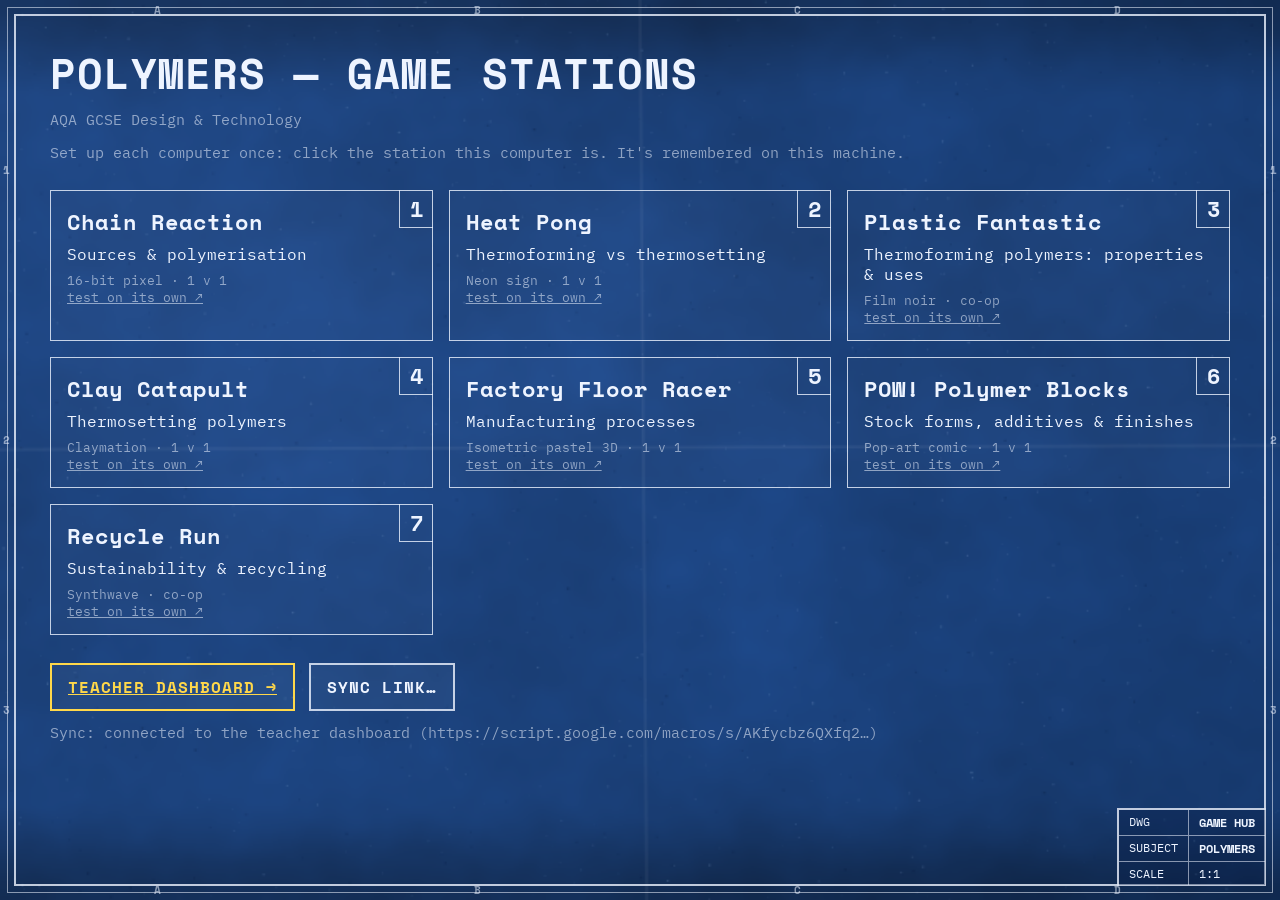
<file: index.html>
<!doctype html>
<html lang="en"><head>
<meta charset="utf-8"><meta name="viewport" content="width=device-width,initial-scale=1">
<title>Game Stations</title>
<link rel="stylesheet" href="lib/blueprint.css">
<style>
  #pick .grid { grid-template-columns: repeat(auto-fill, minmax(300px, 1fr)); margin-top: 28px; }
  #pick .card { cursor: pointer; min-height: 120px; }
  #pick .card:hover { background: rgba(255,255,255,.1); }
  #pick .card h3 { font-size: 22px; margin: 0 30px 6px 0; }
  #game { position: fixed; inset: 0; width: 100%; height: 100%; border: 0; display: none; background: #000; }
  #gate { position: fixed; inset: 0; display: none; align-items: center; justify-content: center; flex-direction: column; text-align: center; cursor: pointer; z-index: 10; }
  #gate.dim { background: rgba(10,30,70,.82); }
  #gate h1 { font-size: 56px; margin: 8px 0 12px; }
  #gate .big { font: 700 26px 'Space Mono', monospace; border: 2px solid var(--line); padding: 16px 30px; margin-top: 26px; }
  #gate .small { margin-top: 30px; font-size: 13px; color: var(--dim); }
  #gate a { color: var(--dim); }
  #net { position: fixed; left: 10px; bottom: 8px; font-size: 12px; color: var(--dim); z-index: 11; pointer-events: none; }
</style>
</head><body>
<div class="zones" id="zones"></div>

<!-- 1. choose what this computer is -->
<div class="sheet" id="pick" style="display:none">
  <h1 id="ttl">Game Stations</h1>
  <div class="sub" id="crs"></div>
  <div class="sub" style="margin-top:14px">Set up each computer once: click the station this computer is. It's remembered on this machine.</div>
  <div class="grid" id="cards"></div>
  <div style="margin-top:28px;display:flex;gap:14px;flex-wrap:wrap">
    <a class="btn hot" href="teacher.html">Teacher dashboard →</a>
    <button class="btn" id="setapi">Sync link…</button>
  </div>
  <div class="sub" id="apist" style="margin-top:12px"></div>
</div>

<!-- 2. a station -->
<iframe id="game" allow="fullscreen; autoplay" title="Station game"></iframe>
<div id="gate"></div>
<div id="net"></div>

<div class="titleblock" id="tb" style="display:none"><div>DWG</div><div><b>GAME HUB</b></div><div>SUBJECT</div><div><b id="tbs"></b></div><div>SCALE</div><div>1:1</div></div>

<script src="lib/harness.js"></script>
<script src="lib/blueprint.js"></script>
<script src="lib/stations.js?v=3"></script>
<script src="lib/sync.js?v=3"></script>
<script>
const $ = (s) => document.querySelector(s);
Blueprint.paper(document.body);
const qs = new URLSearchParams(location.search);
if (qs.get('station') === 'reset') localStorage.removeItem('gs.station');
const pickN = Number(qs.get('station')) || Number(localStorage.getItem('gs.station')) || 0;
const zones = $('#zones');
['A','B','C','D'].forEach((z,i)=>{ zones.innerHTML += `<span style="left:${12+i*25}%;top:2px">${z}</span><span style="left:${12+i*25}%;bottom:2px">${z}</span>`; });
[1,2,3].forEach((z,i)=>{ zones.innerHTML += `<span style="top:${18+i*30}%;left:3px">${z}</span><span style="top:${18+i*30}%;right:3px">${z}</span>`; });

// ---------------- picker ----------------
function showPick() {
  $('#pick').style.display = 'block'; $('#tb').style.display = 'grid';
  $('#ttl').textContent = LESSON.title + ' — game stations'; $('#crs').textContent = LESSON.course; $('#tbs').textContent = LESSON.title.toUpperCase();
  $('#cards').innerHTML = LESSON.stations.map((s) => `<div class="card" data-n="${s.n}"><div class="no">${s.n}</div><h3>${s.name}</h3><div>${s.topic}</div><div class="leader" style="margin-top:8px">${s.style} · ${s.mode === 'coop' ? 'co-op' : '1 v 1'}</div><div class="leader"><a href="${s.path}?standalone=1" onclick="event.stopPropagation()" style="color:inherit">test on its own ↗</a></div></div>`).join('');
  $('#cards').onclick = (e) => { const c = e.target.closest('.card'); if (!c) return; localStorage.setItem('gs.station', c.dataset.n); location.search = ''; };
  const api = localStorage.getItem('gs.api') || LESSON.backend;
  $('#apist').textContent = api ? 'Sync: connected to the teacher dashboard (' + api.slice(0, 48) + '…)' : 'Sync: OFFLINE MODE — no sync link set. Each station is started on its own keyboard (Ctrl+Shift+S start, Ctrl+Shift+P pause).';
  $('#setapi').onclick = () => { const v = prompt('Paste the Apps Script web-app link (ends in /exec). Leave empty to clear.', localStorage.getItem('gs.api') || ''); if (v === null) return; v.trim() ? localStorage.setItem('gs.api', v.trim()) : localStorage.removeItem('gs.api'); showPick(); };
}

// ---------------- station ----------------
function runStation(n) {
  const st = LESSON.stations.find((s) => s.n === n);
  const fr = $('#game'), gate = $('#gate');
  document.title = `Station ${n} · ${st.name}`;
  fr.src = st.path; fr.style.display = 'block';
  let lastStatus = {}, armed = false;
  const sync = new Sync({ role: 'station', station: n, onUpdate: () => {} });
  addEventListener('message', (e) => { if (e.data && e.data.type === 'gs-status') lastStatus = e.data; });

  function gateView() {
    const fs = !!document.fullscreenElement;
    if (fs) { gate.style.display = 'none'; return; }
    gate.style.display = 'flex'; gate.className = armed ? 'dim' : 'dim';
    gate.innerHTML = `<div class="sub">STATION ${n}</div><h1>${st.name}</h1><div>${st.topic}</div>
      <div class="big">${armed ? '▶ Click to go back to full screen' : '▶ Click to start (full screen)'}</div>
      <div class="small">Esc leaves full screen. ${sync.local ? 'Offline mode: Ctrl+Shift+S start · Ctrl+Shift+P pause · Ctrl+Shift+N skip' : ''}<br><br>
      <a href="?station=reset" onclick="event.stopPropagation()">change which station this computer is</a></div>`;
  }
  gate.onclick = async () => {
    armed = true;
    try { await document.documentElement.requestFullscreen({ navigationUI: 'hide' }); } catch (e) {}
    try { await navigator.keyboard?.lock?.(); } catch (e) {}
    gateView(); fr.focus(); fr.contentWindow?.focus();
  };
  document.addEventListener('fullscreenchange', () => { gateView(); if (document.fullscreenElement) { fr.focus(); fr.contentWindow?.focus(); } });
  addEventListener('contextmenu', (e) => e.preventDefault());
  // keep keyboard focus inside the game
  setInterval(() => { if (document.fullscreenElement && document.activeElement !== fr) { fr.focus(); } }, 1000);

  // offline shortcuts work wherever focus is (the game frame is same-origin)
  function keys(e) {
    if (!(e.ctrlKey && e.shiftKey)) return;
    if (e.code === 'KeyS') { e.preventDefault(); sync.cmd('start', { R: LESSON.playSeconds, M: LESSON.moveSeconds, rounds: LESSON.rounds }); }
    if (e.code === 'KeyP') { e.preventDefault(); sync.cmd(sync.session && sync.session.pausedAt ? 'resume' : 'pause'); }
    if (e.code === 'KeyN') { e.preventDefault(); sync.cmd('skip'); }
  }
  if (sync.local) { addEventListener('keydown', keys); fr.addEventListener('load', () => fr.contentWindow.addEventListener('keydown', keys)); }

  // send the round state to the game 4x a second
  setInterval(() => {
    const s = sync.session, k = lessonClock(s, sync.now());
    let m = { type: 'gs-state', active: false, roundId: 0, t: 0, R: (s && s.R) || LESSON.playSeconds, paused: false, banner: '' };
    if (k.state === 'play' || k.state === 'move') {
      m = { type: 'gs-state', active: true, roundId: k.roundId, t: k.tb, R: s.R, paused: k.paused || !!(s.stPause && s.stPause[n]), banner: s.banner || '' };
    }
    fr.contentWindow && fr.contentWindow.postMessage(m, '*');
    sync.status = Object.assign({}, lastStatus, { fs: !!document.fullscreenElement, vis: document.visibilityState, at: Date.now() });
    $('#net').textContent = sync.local ? 'offline mode' : sync.ok ? '' : '⚠ no connection to the teacher dashboard — retrying';
  }, 250);
  gateView();
}

if (pickN && LESSON.stations.find((s) => s.n === pickN)) runStation(pickN); else showPick();
</script>
</body></html>
</file>
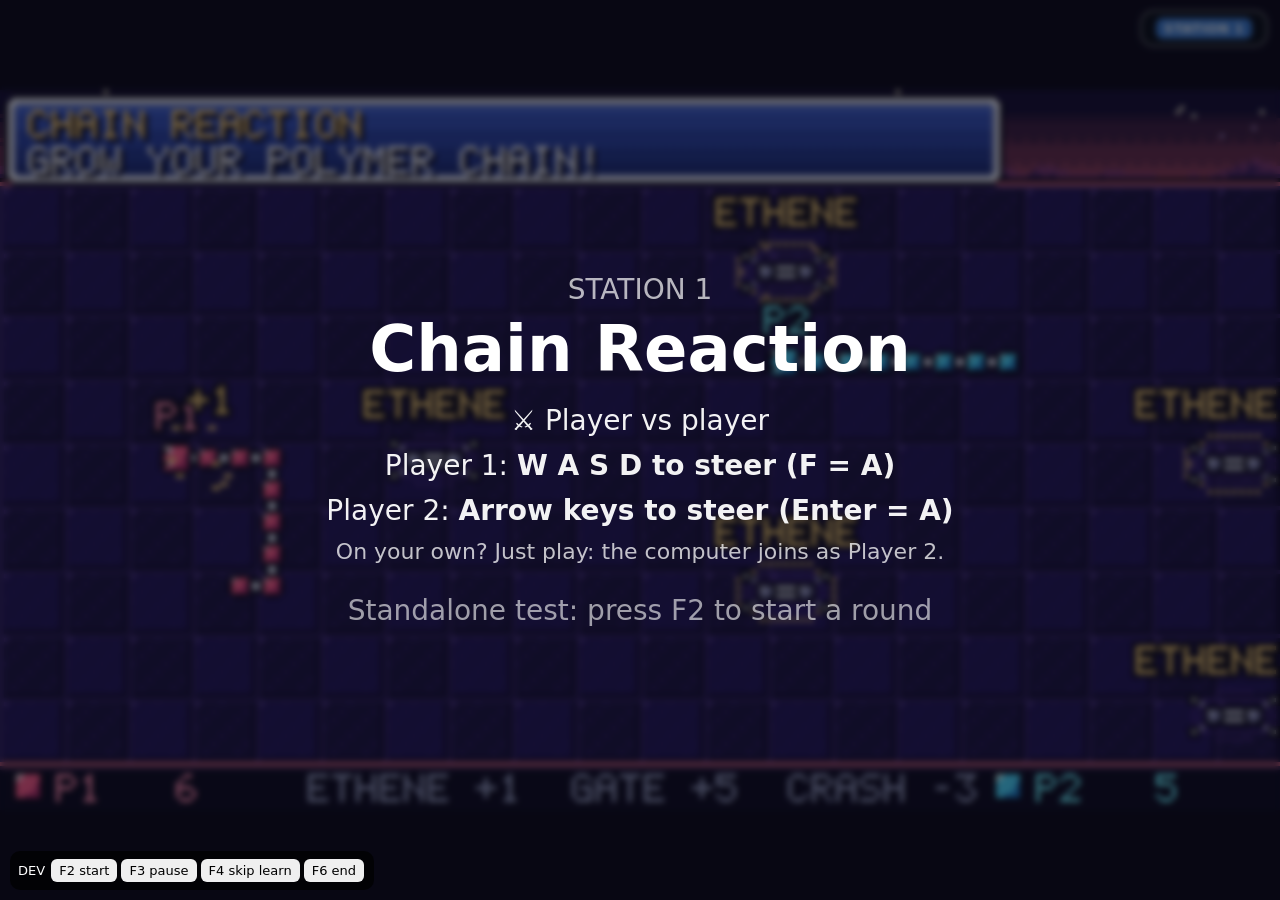
<file: games/01-chain/index.html>
<!doctype html>
<html lang="en-GB"><head><meta charset="utf-8"><title>Chain Reaction — Station 1</title>
<meta name="viewport" content="width=device-width,initial-scale=1">
<style>html,body{margin:0;background:#0a0618;overflow:hidden}canvas{image-rendering:pixelated;image-rendering:crisp-edges}</style>
</head><body>
<canvas id="c" width="1280" height="720"></canvas>
<script src="../../lib/harness.js"></script>
<script src="../../lib/sound.js"></script>
<script src="../../lib/gs-bridge.js"></script>
<script src="pixel.js"></script>
<script src="scenes.js"></script>
<script src="game.js"></script>
</body></html>
</file>
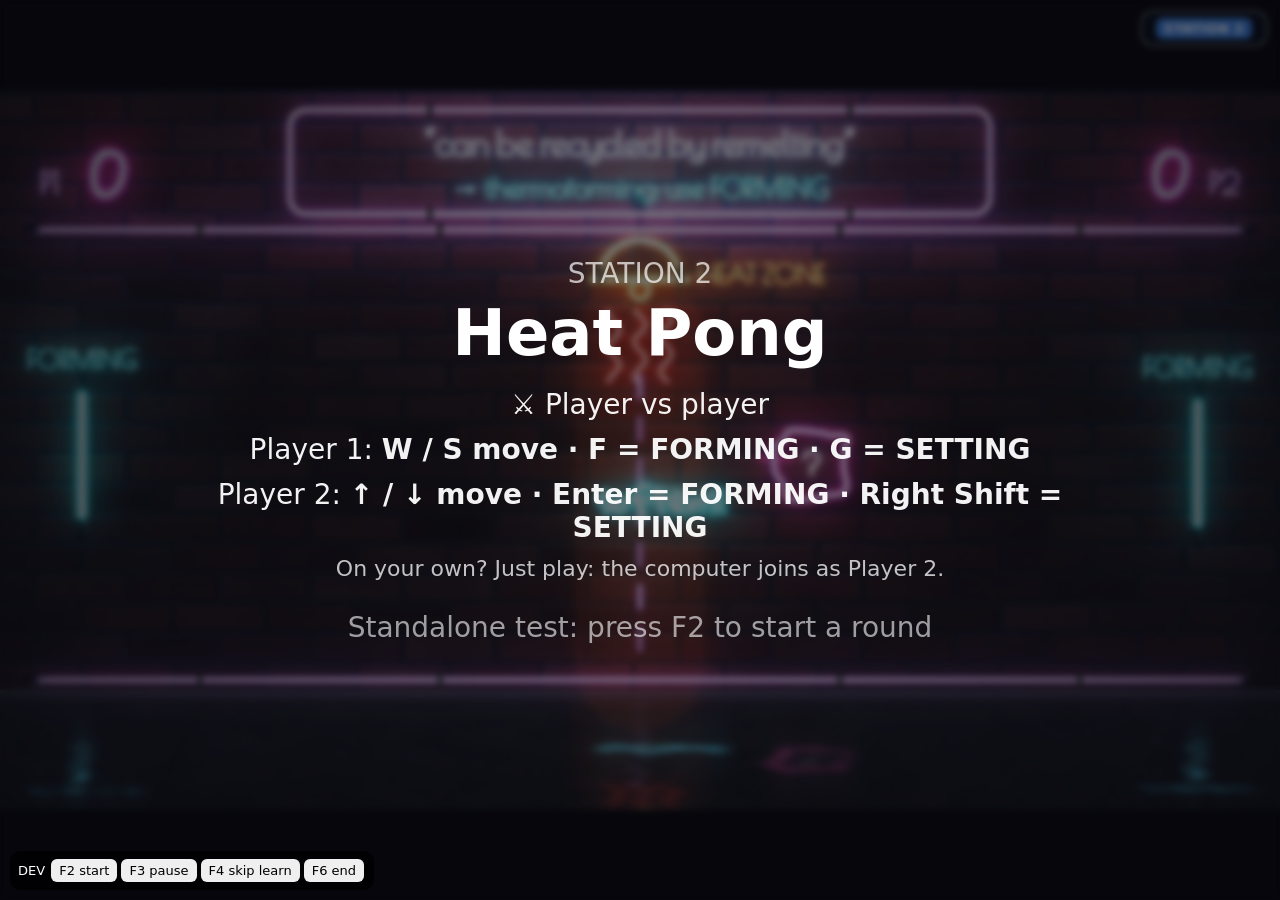
<file: games/02-pong/index.html>
<!doctype html>
<html lang="en-GB">
<head>
<meta charset="utf-8">
<title>Heat Pong · Station 2</title>
<link rel="preconnect" href="https://fonts.googleapis.com">
<link rel="stylesheet" href="https://fonts.googleapis.com/css2?family=Gloria+Hallelujah&family=Poiret+One&display=swap">
<style>html,body{margin:0;background:#050307;overflow:hidden}canvas{display:block}</style>
</head>
<body>
<canvas id="c" width="1280" height="720"></canvas>
<script src="../../lib/harness.js"></script>
<script src="../../lib/sound.js"></script>
<script src="../../lib/gs-bridge.js"></script>
<script src="neon.js"></script>
<script src="game.js"></script>
</body>
</html>
</file>
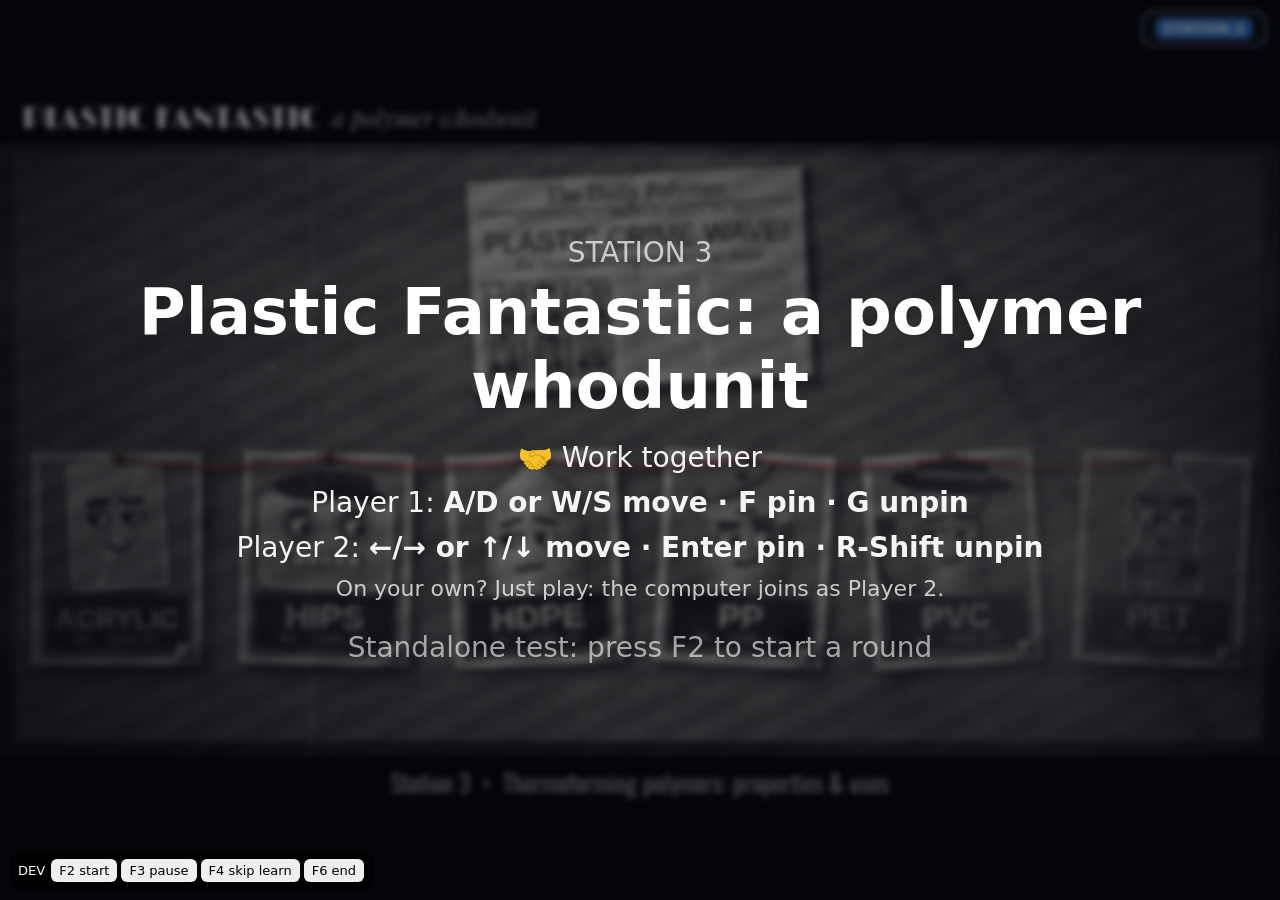
<file: games/03-noir/index.html>
<!doctype html>
<html lang="en-GB"><head><meta charset="utf-8">
<title>Plastic Fantastic: a polymer whodunit</title>
<meta name="viewport" content="width=device-width,initial-scale=1">
<link rel="preconnect" href="https://fonts.googleapis.com">
<link rel="stylesheet" href="https://fonts.googleapis.com/css2?family=Anton&family=Courier+Prime:wght@400;700&family=Limelight&family=Oswald:wght@400;700&family=Playfair+Display:ital,wght@0,400;0,800;1,400&family=Special+Elite&family=UnifrakturMaguntia&display=swap">
<style>html,body{margin:0;height:100%;background:#000;overflow:hidden}canvas{display:block}</style>
</head><body>
<canvas id="c" width="1280" height="720"></canvas>
<script src="../../lib/harness.js"></script>
<script src="../../lib/sound.js"></script>
<script src="../../lib/gs-bridge.js"></script>
<script src="data.js"></script>
<script src="game.js"></script>
</body></html>
</file>
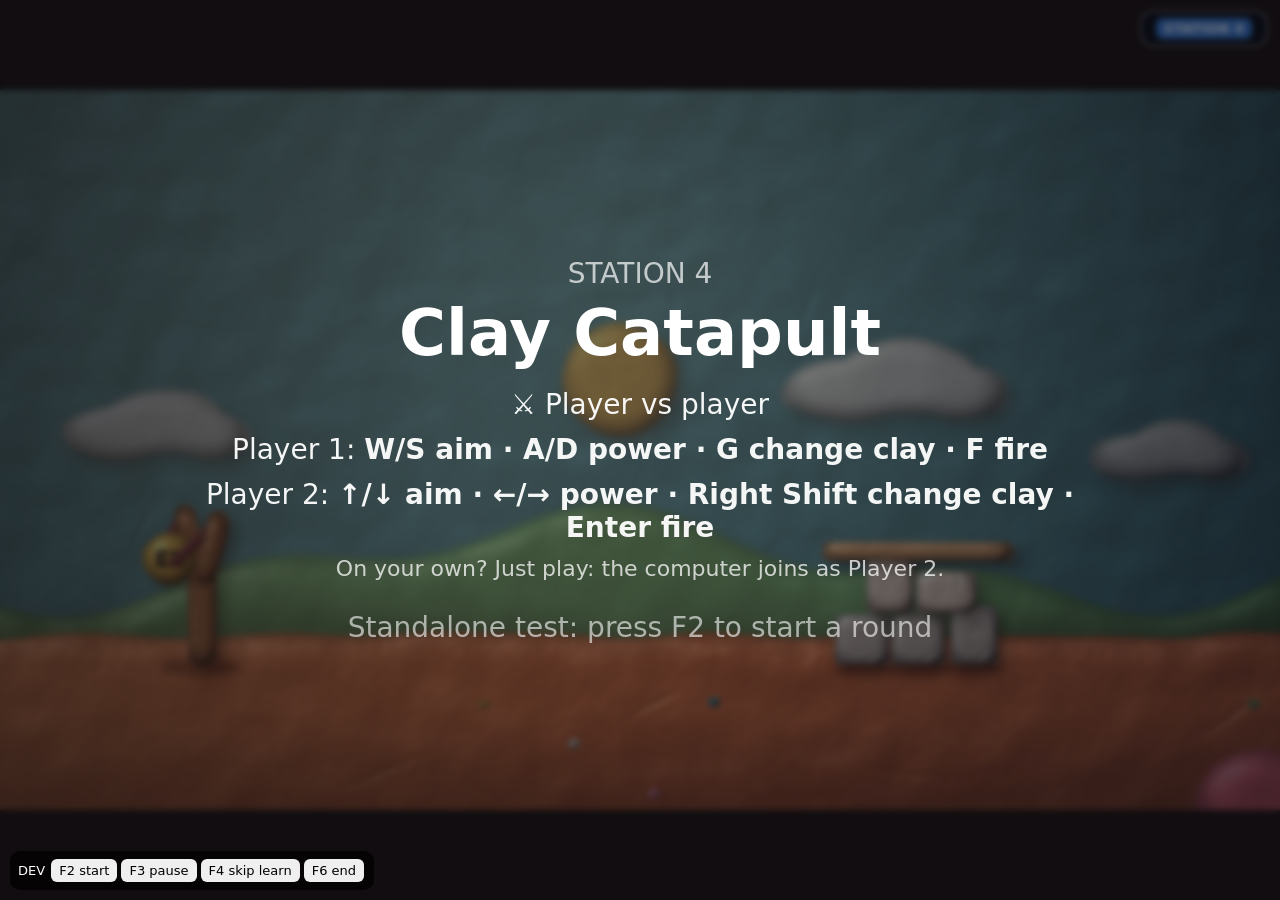
<file: games/04-fling/index.html>
<!doctype html>
<html lang="en-GB"><head><meta charset="utf-8"><title>Clay Catapult · Station 4</title>
<link rel="preconnect" href="https://fonts.googleapis.com">
<link rel="stylesheet" href="https://fonts.googleapis.com/css2?family=Fredoka:wght@400;600;700&display=swap">
<style>html,body{margin:0;background:#1d1310;overflow:hidden}canvas{display:block}</style>
</head><body>
<canvas id="c" width="1280" height="720"></canvas>
<script src="../../lib/harness.js"></script>
<script src="../../lib/sound.js"></script>
<script src="../../lib/gs-bridge.js"></script>
<script src="clay.js"></script>
<script src="game.js"></script>
</body></html>
</file>
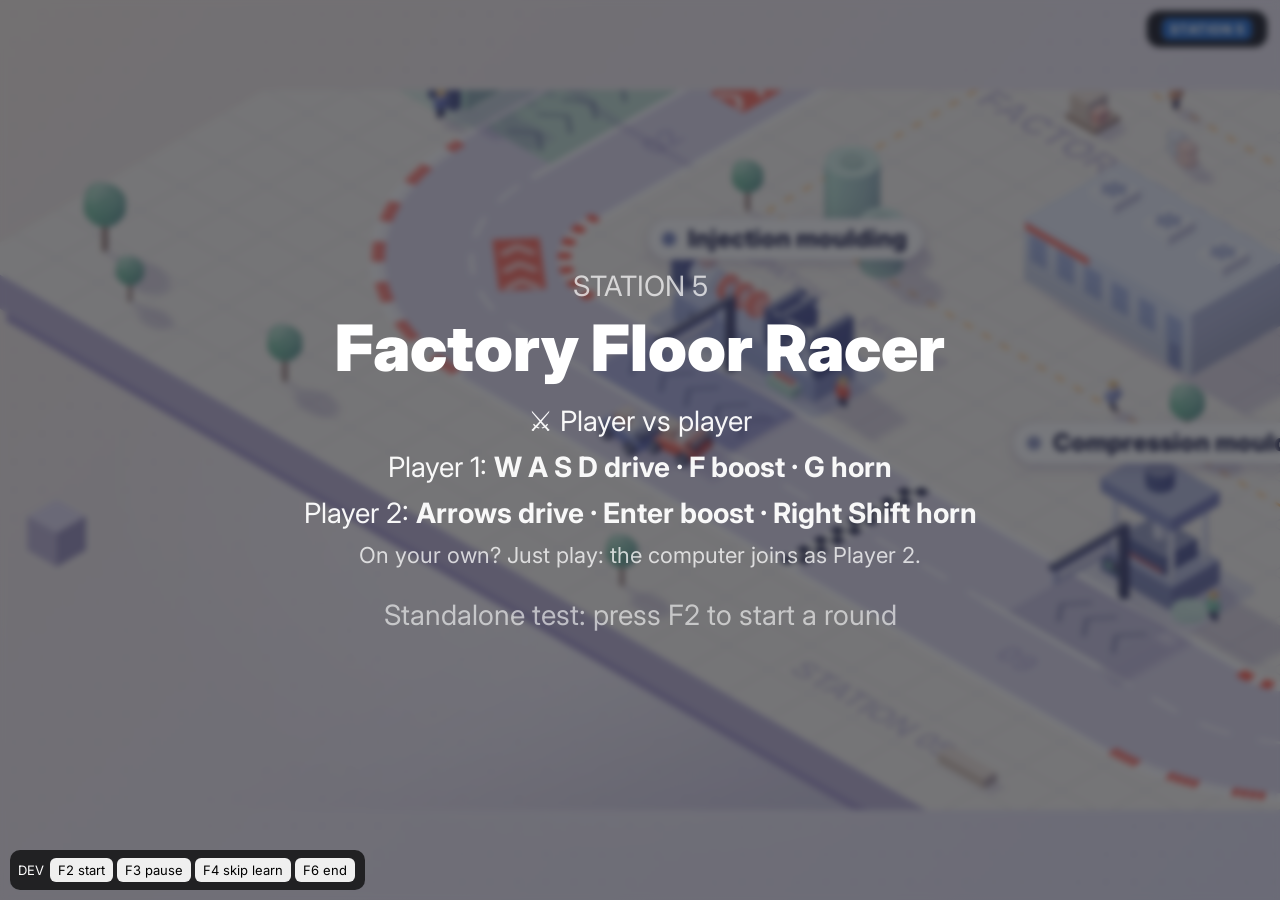
<file: games/05-racer/index.html>
<!doctype html>
<html lang="en-GB"><head><meta charset="utf-8"><title>Factory Floor Racer — Station 5</title>
<meta name="viewport" content="width=device-width,initial-scale=1">
<link rel="preconnect" href="https://fonts.googleapis.com">
<link rel="stylesheet" href="https://fonts.googleapis.com/css2?family=Inter:wght@400;600;700;800&display=swap">
<style>
  html,body{margin:0;height:100%;overflow:hidden;font-family:"Inter","Segoe UI",system-ui,sans-serif}
  /* isometric-pastel backdrop: warm-to-lavender gradient, faint dot grid, soft glow */
  body{background:
    radial-gradient(ellipse at 52% 52%, rgba(255,255,255,.75), rgba(255,255,255,0) 60%),
    radial-gradient(rgba(120,110,170,.16) 1.2px, transparent 1.6px) 0 0/28px 28px,
    linear-gradient(135deg,#f6efe8 0%,#efeaf4 55%,#e4e3f3 100%)}
  canvas{display:block}
</style></head><body>
<canvas id="gl" width="1280" height="720"></canvas>
<canvas id="hud" width="1280" height="720"></canvas>
<script src="../../lib/harness.js"></script>
<script src="../../lib/sound.js"></script>
<script src="../../lib/gs-bridge.js"></script>
<script type="module" src="./main.js"></script>
</body></html>
</file>
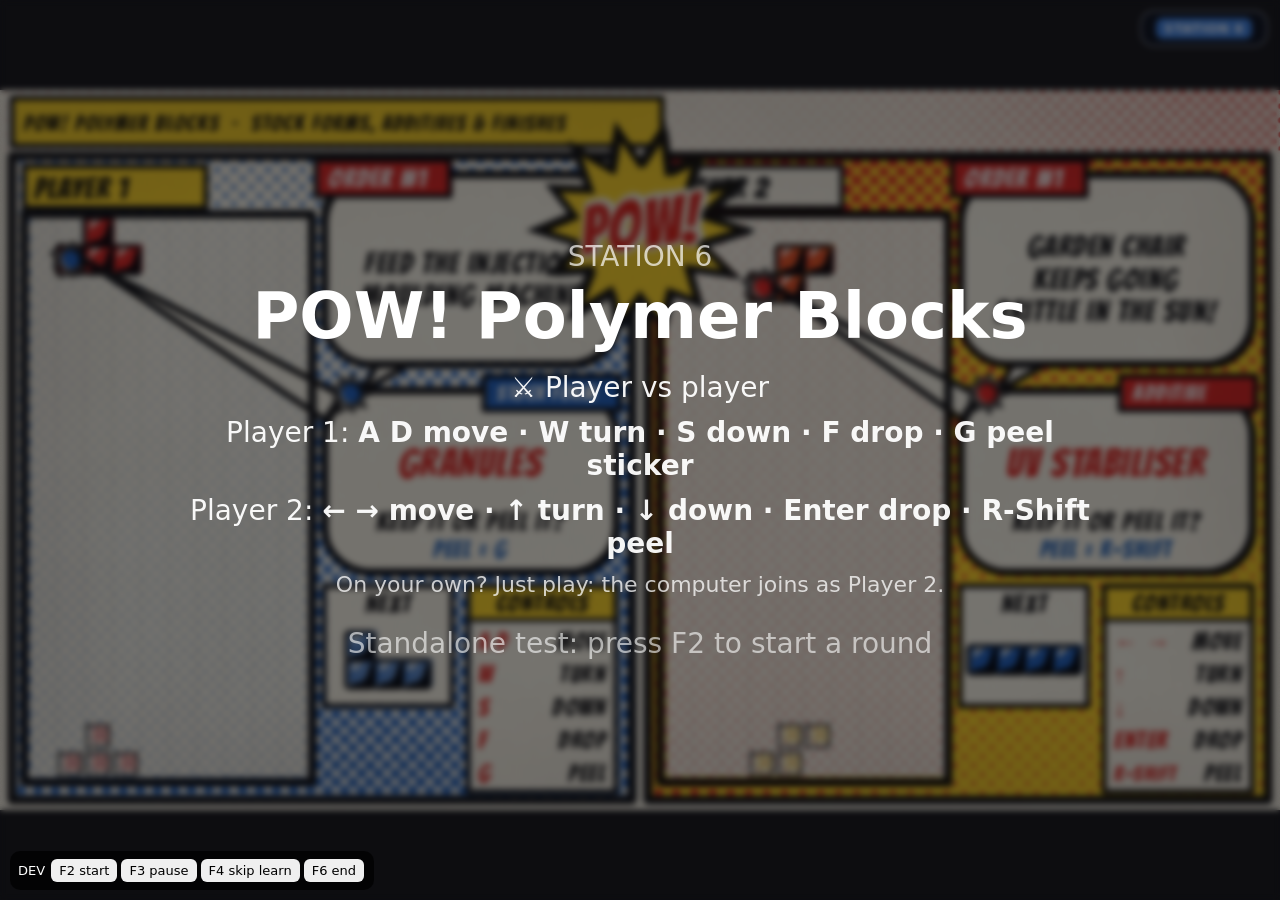
<file: games/06-tetris/index.html>
<!doctype html>
<html lang="en-GB"><head><meta charset="utf-8">
<title>POW! Polymer Blocks — Station 6</title>
<link rel="preconnect" href="https://fonts.googleapis.com">
<link rel="stylesheet" href="https://fonts.googleapis.com/css2?family=Bangers&display=swap">
<style>html,body{margin:0;background:#141210;overflow:hidden}canvas{display:block}</style>
</head><body>
<canvas id="c" width="1280" height="720"></canvas>
<script src="../../lib/harness.js"></script>
<script src="../../lib/sound.js"></script>
<script src="../../lib/gs-bridge.js"></script>
<script src="content.js"></script>
<script src="game.js"></script>
</body></html>
</file>
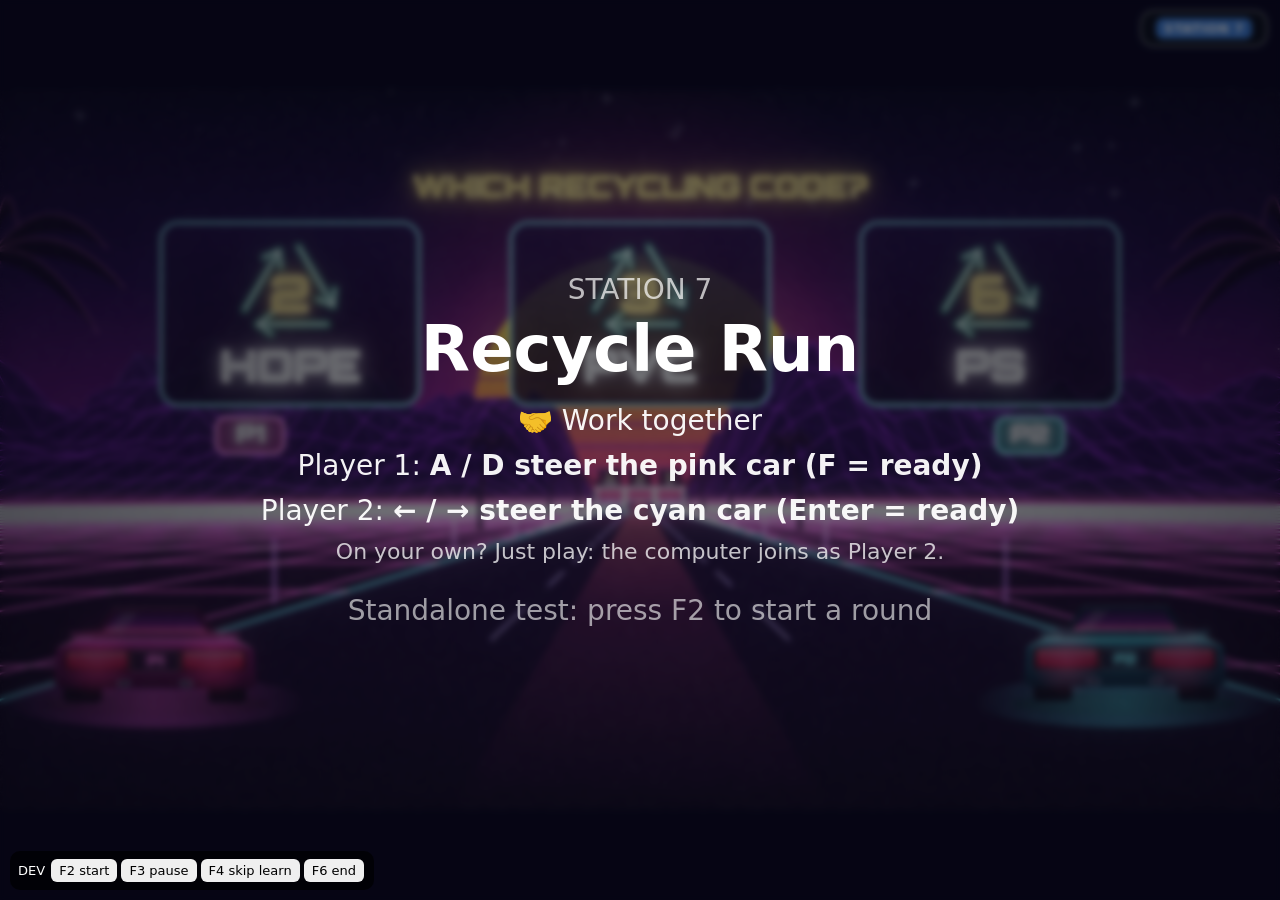
<file: games/07-outrun/index.html>
<!doctype html>
<html lang="en-GB"><head><meta charset="utf-8"><title>Recycle Run</title>
<meta name="viewport" content="width=device-width,initial-scale=1">
<link rel="stylesheet" href="https://fonts.googleapis.com/css2?family=Caveat:wght@400;700&family=Orbitron:wght@500;800&display=swap">
<style>html,body{margin:0;background:#05021a;overflow:hidden}canvas{display:block}</style>
</head><body>
<canvas id="c" width="1280" height="720"></canvas>
<script src="../../lib/harness.js"></script>
<script src="../../lib/sound.js"></script>
<script src="../../lib/gs-bridge.js"></script>
<script src="data.js"></script>
<script src="draw.js"></script>
<script src="game.js"></script>
</body></html>
</file>
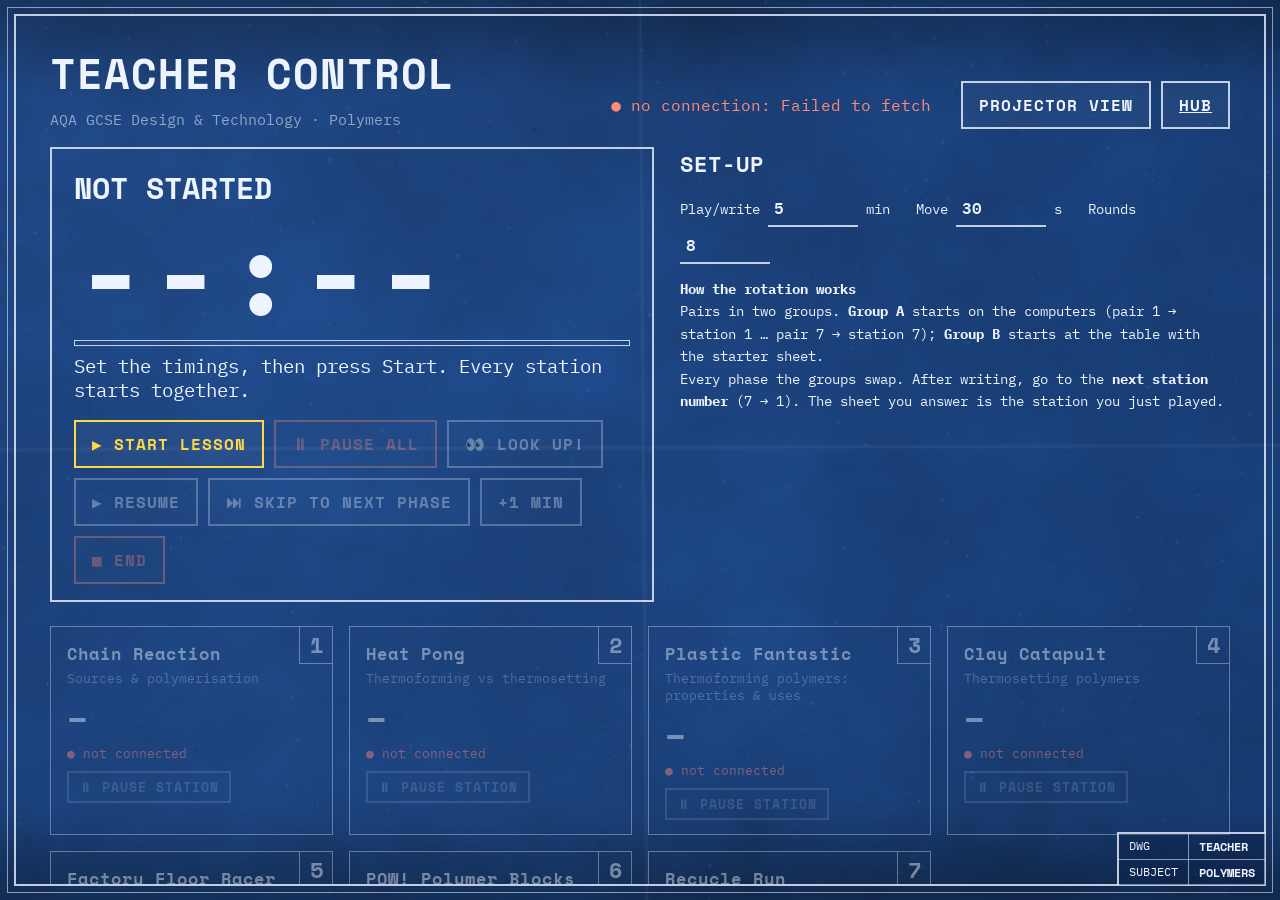
<file: teacher.html>
<!doctype html>
<html lang="en"><head>
<meta charset="utf-8"><meta name="viewport" content="width=device-width,initial-scale=1">
<title>Teacher · Game Stations</title>
<link rel="stylesheet" href="lib/blueprint.css">
<style>
  .top { display: grid; grid-template-columns: 1.1fr 1fr; gap: 26px; margin-top: 18px; }
  .clock { border: 2px solid var(--line); padding: 16px 22px; position: relative; }
  .clock .t { font: 700 120px/1 'Space Mono', monospace; letter-spacing: 2px; }
  .clock .ph { font: 700 30px 'Space Mono', monospace; text-transform: uppercase; }
  .clock .ph.move { color: var(--hot); }
  .clock .ph.paused { color: var(--red); }
  .clock .say { font-size: 19px; margin-top: 8px; min-height: 54px; }
  .bar { height: 6px; border: 1px solid var(--line); margin-top: 10px; } .bar i { display: block; height: 100%; background: var(--ink); }
  .ctl { display: flex; flex-wrap: wrap; gap: 10px; margin-top: 12px; }
  .tiles { grid-template-columns: repeat(auto-fill, minmax(230px, 1fr)); margin-top: 24px; }
  .tile h3 { font-size: 17px; margin: 0 34px 4px 0; }
  .tile .sc { font: 700 34px 'Space Mono', monospace; margin: 4px 0; }
  .tile .flags { font-size: 13px; min-height: 18px; }
  .tile.off { opacity: .45; }
  .tile.paused { border-color: var(--red); }
  .warn { color: var(--hot); } .bad { color: var(--red); } .good { color: var(--ok); }
  .settings label { margin-right: 16px; font-size: 14px; }
  #proj { position: fixed; inset: 0; display: none; z-index: 50; align-items: center; justify-content: center; flex-direction: column; text-align: center; background: rgba(10,30,70,.9); cursor: pointer; }
  #proj .t { font: 700 30vh/1 'Space Mono', monospace; }
  #proj .ph { font: 700 7vh 'Space Mono', monospace; text-transform: uppercase; }
  #proj .say { font-size: 3.6vh; margin-top: 2vh; max-width: 80vw; }
  .rot { font-size: 14px; line-height: 1.6; }
  .rot table { border-collapse: collapse; margin-top: 6px; } .rot td, .rot th { border: 1px solid var(--dim); padding: 2px 8px; text-align: center; }
</style>
</head><body>
<div class="sheet">
  <div style="display:flex;justify-content:space-between;align-items:flex-end;flex-wrap:wrap;gap:10px">
    <div><h1>Teacher control</h1><div class="sub" id="crs"></div></div>
    <div><span id="net" class="dim"></span> &nbsp; <button class="btn" id="projBtn">Projector view</button> <a class="btn" href="index.html?station=reset">Hub</a></div>
  </div>

  <div class="top">
    <div class="clock">
      <div class="ph" id="ph">Not started</div>
      <div class="t" id="t">--:--</div>
      <div class="bar"><i id="bar" style="width:0"></i></div>
      <div class="say" id="say"></div>
      <div class="ctl">
        <button class="btn hot" id="bStart">▶ Start lesson</button>
        <button class="btn red" id="bPause">⏸ Pause all</button>
        <button class="btn" id="bLook">👀 Look up!</button>
        <button class="btn" id="bResume">▶ Resume</button>
        <button class="btn" id="bSkip">⏭ Skip to next phase</button>
        <button class="btn" id="bAdd">+1 min</button>
        <button class="btn red" id="bEnd">■ End</button>
      </div>
    </div>
    <div>
      <h2>Set-up</h2>
      <div class="settings" style="margin-top:10px">
        <label>Play/write <input id="sR" type="number" min="1" max="20" step="0.5" value="5"> min</label>
        <label>Move <input id="sM" type="number" min="0" max="120" step="5" value="30"> s</label>
        <label>Rounds <input id="sN" type="number" min="1" max="14" value="8"></label>
      </div>
      <div class="rot" id="rot" style="margin-top:14px"></div>
    </div>
  </div>

  <div class="grid tiles" id="tiles"></div>
  <div class="sub" style="margin-top:18px">Tip: "Look up!" pauses every screen with a message; click a tile's ⏸ to pause just that station.</div>
</div>
<div id="proj"><div class="ph" id="pph"></div><div class="t" id="pt"></div><div class="say" id="psay"></div><div class="sub" style="margin-top:3vh">click to close</div></div>
<div class="titleblock"><div>DWG</div><div><b>TEACHER</b></div><div>SUBJECT</div><div><b id="tbs"></b></div></div>

<script src="lib/harness.js"></script>
<script src="lib/blueprint.js"></script>
<script src="lib/stations.js?v=3"></script>
<script src="lib/sync.js?v=3"></script>
<script>
const $ = (s) => document.querySelector(s);
Blueprint.paper(document.body);
$('#crs').textContent = LESSON.course + ' · ' + LESSON.title; $('#tbs').textContent = LESSON.title.toUpperCase();
$('#sR').value = LESSON.playSeconds / 60; $('#sM').value = LESSON.moveSeconds; $('#sN').value = LESSON.rounds;

const hasApi = new URLSearchParams(location.search).get('api') || localStorage.getItem('gs.api') || LESSON.backend;
let pin = localStorage.getItem('gs.pin') || '';
if (hasApi && !pin) { pin = prompt('Teacher PIN (set in the Apps Script project)') || ''; localStorage.setItem('gs.pin', pin); }
const sync = new Sync({ role: 'teacher', pin, onUpdate: draw });

const mmss = (s) => { s = Math.ceil(Math.max(0, s)); return Math.floor(s / 60) + ':' + String(s % 60).padStart(2, '0'); };
async function cmd(c, extra) { try { await sync.cmd(c, extra); } catch (e) { alert('Command failed: ' + e.message + (String(e.message).includes('PIN') ? '\n\nClear the PIN and try again.' : '')); if (String(e.message).includes('PIN')) localStorage.removeItem('gs.pin'); } draw(); }
$('#bStart').onclick = () => { const s = sync.session; if (s && s.running && !confirm('Restart the whole lesson from round 1?')) return; cmd('start', { R: Math.round(+$('#sR').value * 60), M: +$('#sM').value, rounds: +$('#sN').value }); };
$('#bPause').onclick = () => { const m = prompt('Message on every screen (optional):', ''); if (m === null) return; cmd('pause', { msg: m }); };
$('#bLook').onclick = () => cmd('pause', { msg: 'Eyes on me, please 👀' });
$('#bResume').onclick = () => cmd('resume');
$('#bSkip').onclick = () => cmd('skip');
$('#bAdd').onclick = () => cmd('addmin');
$('#bEnd').onclick = () => { if (confirm('End the lesson on every station?')) cmd('end'); };
$('#projBtn').onclick = () => { $('#proj').style.display = 'flex'; document.documentElement.requestFullscreen?.().catch(() => {}); };
$('#proj').onclick = () => { $('#proj').style.display = 'none'; document.fullscreenElement && document.exitFullscreen(); };
$('#tiles').onclick = (e) => { const b = e.target.closest('[data-sp]'); if (b) cmd('stpause', { n: b.dataset.sp }); };

function rotation(k, s) {
  const N = LESSON.stations.length;
  if (!k.round) return `<b>How the rotation works</b><br>Pairs in two groups. <b>Group A</b> starts on the computers (pair 1 → station 1 … pair 7 → station 7); <b>Group B</b> starts at the table with the starter sheet.<br>Every phase the groups swap. After writing, go to the <b>next station number</b> (7 → 1). The sheet you answer is the station you just played.`;
  const groupOnPCs = k.round % 2 ? 'A' : 'B';
  const shift = Math.floor((k.round - 1) / 2);
  let rows = '';
  for (let p = 1; p <= N; p++) rows += `<td>${((p - 1 + shift) % N) + 1}</td>`;
  return `<b>Round ${k.round}:</b> Group <b>${groupOnPCs}</b> on computers · Group <b>${groupOnPCs === 'A' ? 'B' : 'A'}</b> at the table<br>
    <table><tr><th>${groupOnPCs} pair</th>${[...Array(N)].map((_, i) => `<th>${i + 1}</th>`).join('')}</tr><tr><th>station</th>${rows}</tr></table>`;
}
function say(k, s) {
  if (!s || !s.running) return 'Set the timings, then press Start. Every station starts together.';
  if (k.state === 'done') return 'All rounds done. Great work!';
  if (k.paused) return s.banner ? '“' + s.banner + '”' : 'Paused.';
  if (k.state === 'move') return 'MOVE NOW: computers → table (sheet for the game you just played); table → next station.';
  return 'Computers: learn, then test. Table: answer the sheet for the station you just played, no talking to other pairs.';
}
function draw() {
  if (typeof sync === "undefined") return;
  const s = sync.session, now = sync.now(), k = lessonClock(s, now);
  $('#net').innerHTML = sync.local ? '<span class="warn">offline mode (this computer only)</span>' : sync.ok ? '<span class="good">● synced</span>' : `<span class="bad">● no connection: ${sync.err}</span>`;
  let ph = 'Not started', t = '--:--', pct = 0, cls = '';
  if (k.state === 'play') { ph = `Round ${k.round}/${s.rounds} · play & write`; t = mmss(k.left); pct = k.tb / s.R; }
  if (k.state === 'move') { ph = `Round ${k.round}/${s.rounds} · MOVE!`; t = mmss(k.left); pct = 1; cls = 'move'; }
  if (k.state === 'done') { ph = 'Finished'; t = '0:00'; }
  if (k.paused) { ph = '⏸ Paused · ' + ph; cls = 'paused'; }
  $('#ph').textContent = ph; $('#ph').className = 'ph ' + cls; $('#t').textContent = t; $('#bar').style.width = (pct * 100) + '%';
  $('#say').textContent = say(k, s);
  $('#pph').textContent = ph; $('#pph').className = 'ph ' + cls; $('#pt').textContent = t; $('#psay').textContent = say(k, s);
  $('#rot').innerHTML = rotation(k, s);
  const running = s && s.running && k.state !== 'done';
  $('#bPause').disabled = $('#bLook').disabled = !running || k.paused; $('#bResume').disabled = !running || !k.paused;
  $('#bSkip').disabled = $('#bAdd').disabled = $('#bEnd').disabled = !running;
  $('#bStart').textContent = running ? '↺ Restart' : '▶ Start lesson';
  $('#tiles').innerHTML = LESSON.stations.map((st) => {
    const h = (sync.stations || {})[st.n];
    const age = h ? (now - h.at) / 1000 : 1e9;
    const on = sync.local ? null : age < 10;
    const d = (h && h.d) || {};
    const sp = s && s.stPause && s.stPause[st.n];
    const sc = d.scores ? (d.mode === 'coop' ? d.scores[0] + ' pts' : d.scores[0] + ' – ' + d.scores[1]) : '–';
    const flags = sync.local ? '<span class="dim">no live status offline</span>' : !on ? '<span class="bad">● not connected</span>'
      : [d.fs ? '<span class="good">● full screen</span>' : '<span class="warn">⚠ left full screen</span>', d.vis === 'hidden' ? '<span class="bad">tab hidden</span>' : '', d.phase ? d.phase.toUpperCase() : '', d.cpu ? '<span class="warn">P2 = computer</span>' : ''].filter(Boolean).join(' · ');
    return `<div class="card tile ${on === false ? 'off' : ''} ${sp ? 'paused' : ''}"><div class="no">${st.n}</div><h3>${st.name}</h3><div class="leader">${st.topic}</div>
      <div class="sc">${sc}</div><div class="flags">${flags}</div>
      <button class="btn" data-sp="${st.n}" style="margin-top:8px;padding:4px 10px;font-size:13px" ${running ? '' : 'disabled'}>${sp ? '▶ resume station' : '⏸ pause station'}</button></div>`;
  }).join('');
}
setInterval(draw, 250); draw();
</script>
</body></html>
</file>
<file: lib/blueprint.css>
@import url('https://fonts.googleapis.com/css2?family=IBM+Plex+Mono:wght@400;600&family=Space+Mono:wght@400;700&display=swap');
:root { --ink: #eef4ff; --dim: rgba(238,244,255,.55); --line: rgba(238,244,255,.8); --hot: #ffd84a; --red: #ff8a7a; --ok: #8affc1; }
* { box-sizing: border-box; }
html, body { margin: 0; height: 100%; color: var(--ink); font-family: 'IBM Plex Mono', ui-monospace, Consolas, monospace; background: #163a70; }
body { overflow: hidden; }
.sheet { position: fixed; inset: 14px; border: 2px solid var(--line); outline: 1px solid var(--dim); outline-offset: 6px; overflow: auto; padding: 26px 34px 90px; }
.zones { position: fixed; inset: 0; pointer-events: none; font: 600 11px 'Space Mono', monospace; color: var(--dim); }
.zones span { position: absolute; }
h1, h2, h3, .mono { font-family: 'Space Mono', ui-monospace, monospace; font-weight: 700; letter-spacing: 1px; margin: 0; }
h1 { font-size: 42px; text-transform: uppercase; }
h2 { font-size: 22px; text-transform: uppercase; }
.sub { color: var(--dim); font-size: 15px; margin-top: 6px; }
.btn { font: 700 16px 'Space Mono', monospace; color: var(--ink); background: rgba(255,255,255,.04); border: 2px solid var(--line); padding: 10px 16px; cursor: pointer; text-transform: uppercase; letter-spacing: 1px; }
.btn:hover { background: rgba(255,255,255,.14); }
.btn.hot { border-color: var(--hot); color: var(--hot); }
.btn.red { border-color: var(--red); color: var(--red); }
.btn:disabled { opacity: .35; cursor: default; }
.grid { display: grid; gap: 16px; }
.card { border: 1.5px solid var(--line); padding: 14px 16px; position: relative; background: rgba(255,255,255,.02); }
.card .no { position: absolute; top: -1px; right: -1px; border-left: 1.5px solid var(--line); border-bottom: 1.5px solid var(--line); padding: 2px 10px; font: 700 22px 'Space Mono', monospace; }
.leader { color: var(--dim); font-size: 13px; }
.titleblock { position: fixed; right: 14px; bottom: 14px; border-top: 2px solid var(--line); border-left: 2px solid var(--line); display: grid; grid-template-columns: auto auto; font-size: 12px; background: rgba(10,30,70,.35); }
.titleblock div { padding: 4px 10px; border-right: 1px solid var(--dim); border-bottom: 1px solid var(--dim); }
.titleblock b { font-family: 'Space Mono', monospace; }
input, select { font: 600 16px 'IBM Plex Mono', monospace; background: transparent; color: var(--ink); border: 0; border-bottom: 2px solid var(--line); padding: 4px 6px; width: 90px; }
select option { color: #000; }
.dim { color: var(--dim); }
</file>
